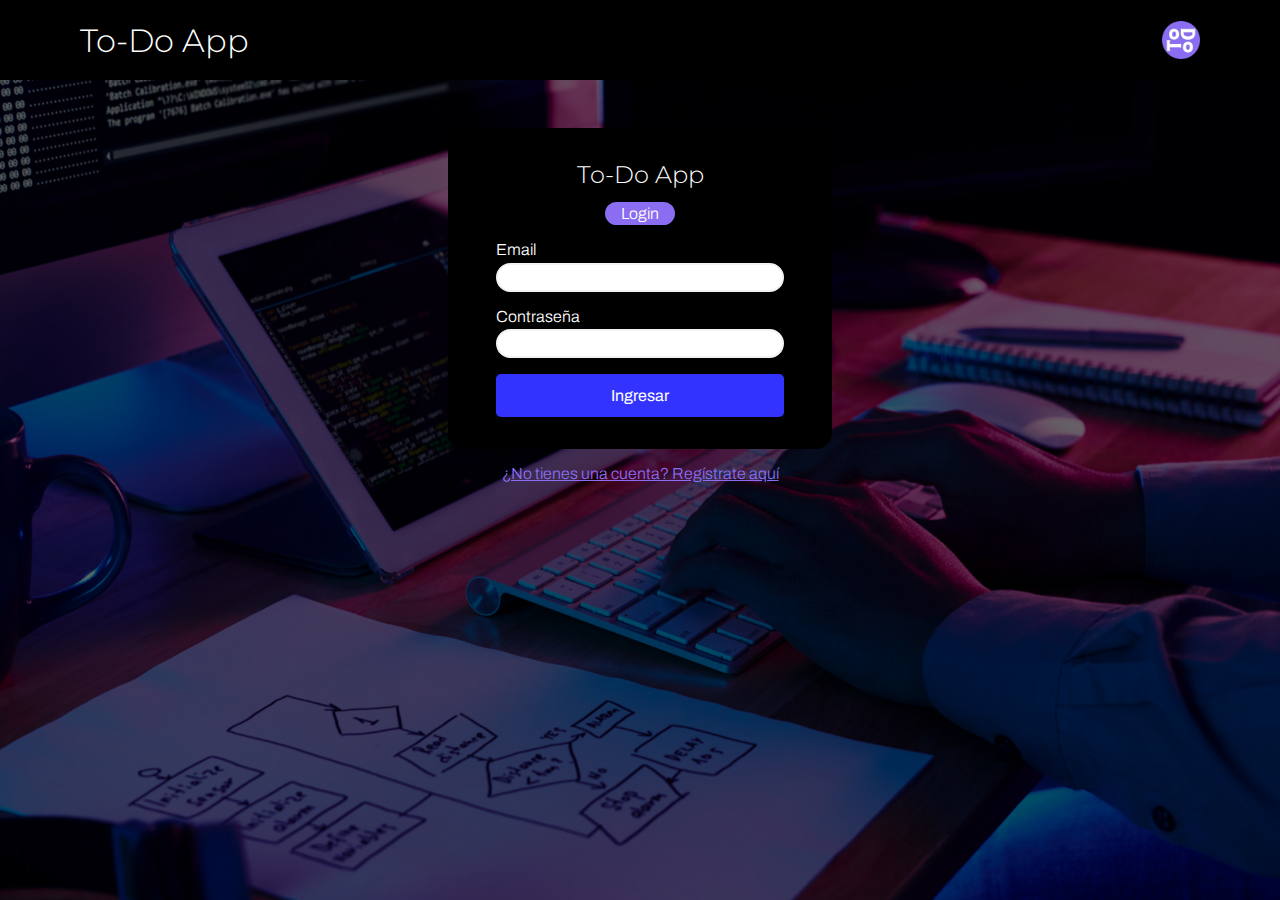
<file: index.html>
<!DOCTYPE html>
<html lang="es">
  <head>
    <meta charset="UTF-8" />
    <meta http-equiv="X-UA-Compatible" content="IE=edge" />
    <meta name="viewport" content="width=device-width, initial-scale=1.0" />
    <title>ToDo App</title>
    <link rel="icon" type="image/x-icon" href="assets/T0Do.png" />

    <!-- ---------------- estilos compartidos de login y signup ---------------- -->
    <link rel="stylesheet" href="css/loginSignupStyles.css" />
  </head>

  <body>
    <header class="container">
      <nav>
        <h1>To-Do App</h1>
        <img src="assets/T0Do.png" alt="logo T0DoApp" />
      </nav>
    </header>

    <div class="container">
      <form>
        <div class="form-header">
          <h2>To-Do App</h2>
          <p class="rounded">Login</p>
        </div>

        <label for="inputEmail">Email</label>
        <input id="inputEmail" type="text" />
        <label for="inputPassword">Contraseña</label>
        <input id="inputPassword" type="password" />

        <button type="submit">Ingresar</button>
      </form>

      <div class="ingresarA">
        <a href="signup.html">¿No tienes una cuenta? Regístrate aquí</a>
      </div>
    </div>
    <!-- ---------------------- logica aplicada en login ----------------------- -->
    <script src="js/utils.js"></script>
    <script src="js/login.js"></script>
  </body>
</html>
</file>
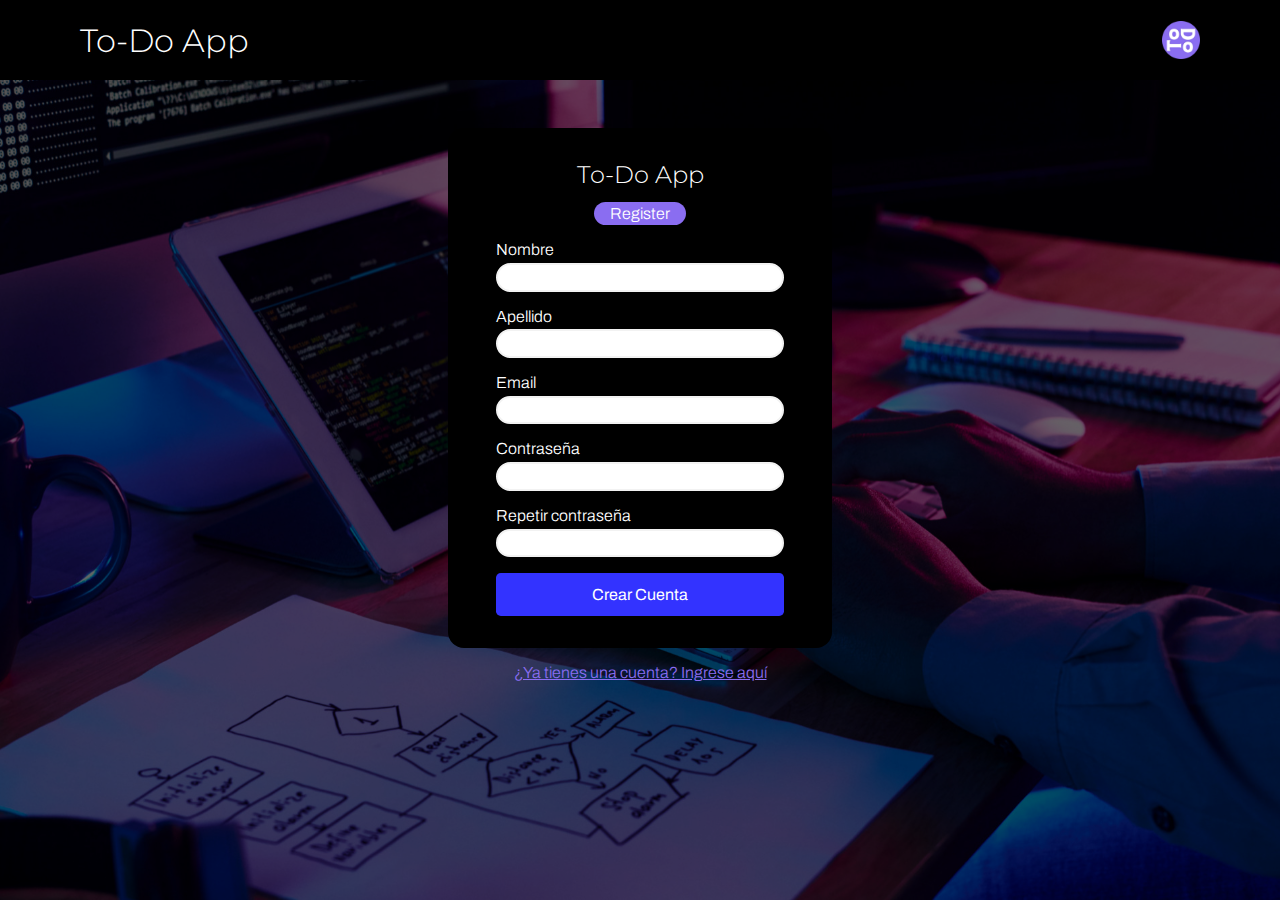
<file: signup.html>
<!DOCTYPE html>
<html lang="es">
  <head>
    <meta charset="UTF-8" />
    <meta http-equiv="X-UA-Compatible" content="IE=edge" />
    <meta name="viewport" content="width=device-width, initial-scale=1.0" />
    <title>ToDo App</title>
    <link rel="icon" type="image/x-icon" href="assets/T0Do.png" />
    <!-- ---------------- estilos compartidos de login y signup ---------------- -->
    <link rel="stylesheet" href="css/loginSignupStyles.css" />
  </head>

  <body>
    <header class="container">
      <nav>
        <h1>To-Do App</span></h1>
        <img src="assets/T0Do.png" alt="logo ToDoApp" />
      </nav>
    </header>

    <div class="container">
      <form>
        <div class="form-header">
          <h2>To-Do App</h2>
          <p class="rounded">Register</p>
        </div>

        <label for="inputNombre">Nombre</label>
        <input id="inputNombre" type="text" placeholder=" " />

        <label for="inputApellido">Apellido</label>
        <input id="inputApellido" type="text" placeholder=" "/>

        <label for="inputEmail">Email</label>
        <input id="inputEmail" type="text" placeholder=" " />

        <label for="inputPassword">Contraseña</label>
        <input id="inputPassword" type="password" placeholder=" " />

        <label for="inputPasswordRepetida">Repetir contraseña</label>
        <input id="inputPasswordRepetida" type="password" placeholder=" " />

        <button type="submit">Crear Cuenta</button>
      </form>

      <div class="ingresarA">
        <a href="index.html">¿Ya tienes una cuenta? Ingrese aquí</a>
      </div>
    </div>

    <!-- ---------------------- logica aplicada en register -------------------- -->
    <script src="js/utils.js"></script>
    <script src="js/signup.js"></script>
  </body>
</html>
</file>
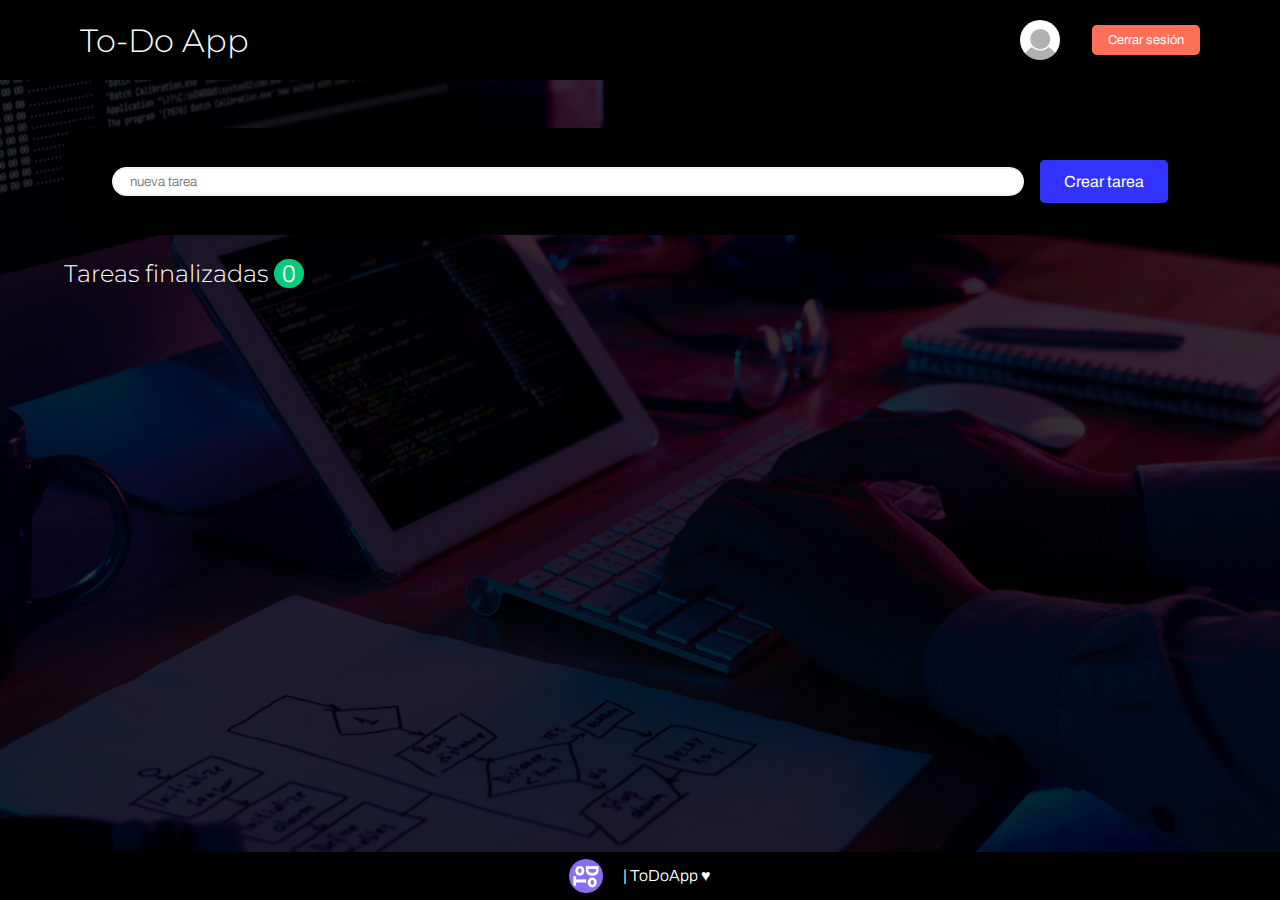
<file: tareas.html>
<!DOCTYPE html>
<html lang="es">
  <head>
    <meta charset="UTF-8" />
    <meta http-equiv="X-UA-Compatible" content="IE=edge" />
    <meta name="viewport" content="width=device-width, initial-scale=1.0" />
    <title>ToDo App</title>
    <link rel="icon" type="image/x-icon" href="assets/T0Do.png" />

    <!-- ----------------------------- estilos CSS ----------------------------- -->
    <link rel="stylesheet" href="css/tasksStyles.css" />

    <!-- ------------------- libreria de iconos Fontawesome -------------------- -->
    <link
      rel="stylesheet"
      href="https://cdnjs.cloudflare.com/ajax/libs/font-awesome/6.1.1/css/all.min.css"
      integrity="sha512-KfkfwYDsLkIlwQp6LFnl8zNdLGxu9YAA1QvwINks4PhcElQSvqcyVLLD9aMhXd13uQjoXtEKNosOWaZqXgel0g=="
      crossorigin="anonymous"
      referrerpolicy="no-referrer"
    />
  </head>

  <body>
    <!-- cabecera con barra de navegación -->
    <header class="container">
      <nav>
        <h1>To-Do App</h1>

        <div class="user-info">
          <p id="user-name"></p>
          <div class="user-image"></div>
          <button id="closeApp">
            <i class="fa-solid fa-right-from-bracket"></i> Cerrar sesión
          </button>
        </div>
      </nav>
    </header>

    <main class="container">
      <!-- carga de tareas -->
      <form class="nueva-tarea">
        <input id="nuevaTarea" type="text" placeholder="nueva tarea" />
        <button type="submit">
          <i class="fa-solid fa-pencil"></i> Crear tarea
        </button>
      </form>

      <!-- contenedor vacío para las que pasen a pendientes -->
      <ul class="tareas-pendientes"></ul>

      <h2>Tareas finalizadas <span id="cantidad-finalizadas">0</span></h2>
      <!-- contenedor vacío para las que pasen a terminadas -->
      <ul class="tareas-terminadas"></ul>
    </main>

    <footer>
      <img src="assets/T0Do.png" alt="" />
      <p style="margin-left: 20px">| ToDoApp ♥</p>
    </footer>
    <!-- logica de la página -->
    <script src="js/tasks.js"></script>
  </body>
</html>
</file>
<file: css/loginSignupStyles.css>
@import url("./globalStyles.css");

body {
  background-image: url("../assets/wallpaper1.jpg");
  background-repeat: no-repeat;
  background-position: center;
  background-size: cover;
  /* capa sobre fondo */
  box-shadow: inset 0 0 0 1000px rgba(0, 0, 0, 0.6);
}

header {
  background-color: var(--negro);
  height: 5rem;
  margin-bottom: 3rem;
}

nav {
  padding: 1rem;
  height: 100%;
  display: flex;
  justify-content: space-between;
  align-items: center;
}

nav h1 span {
  font-weight: 300;
  font-size: 1rem;
  color: var(--lila);
}
nav img {
  display: block;
  height: 80%;
}

.container {
  padding: 0 5%;
}

form {
  background-color: var(--negro);
  max-width: 24rem;
  margin: 0 auto;
  padding: 2rem 3rem;
  border-radius: 1rem;
  display: flex;
  flex-direction: column;
}

.form-header {
  display: flex;
  flex-direction: column;
  align-items: center;
  margin-bottom: 1rem;
}

.form-header h2 {
  margin-bottom: 0.8rem;
}

.form-header p {
  background-color: var(--lila);
  padding: 0.2rem 1rem;
}

form label {
  margin-bottom: 0.3rem;
}

form input {
  border-radius: 100vh;
  margin-bottom: 1rem;
  padding: 0.3rem 1rem;
  border: 2px solid var(--app-grey);
}

form input:focus {
  outline: none;
  border: 2px solid var(--lila);
}

form button {
  background-color: var(--azul);
  color: white;
  padding: 0.8rem 0;
  border-radius: 0.3rem;
  font-size: 1rem;
  font-weight: 400;
}
form button:hover {
  background-color: var(--azul-hover);
}

.ingresarA {
  padding: 1rem 0;
  text-align: center;
}

.ingresarA a {
  color: var(--lila);
}
.ingresarA a:hover {
  color: var(--azul);
}
</file>
<file: css/tasksStyles.css>
@import url("./globalStyles.css");

body {
  background-color: var(--oscuro);
  background-image: url("../assets/wallpaper1.jpg");
  background-repeat: no-repeat;
  background-position: center;
  background-size: cover;
  /* capa sobre fondo */
  box-shadow: inset 0 0 0 1000px rgba(0, 0, 0, 0.8);
}

header {
  background-color: var(--negro);
  height: 5rem;
  margin-bottom: 3rem;
}

nav {
  padding: 1rem;
  height: 100%;
  display: flex;
  justify-content: space-between;
  align-items: center;
}

nav .user-info {
  display: flex;
  justify-content: space-between;
  align-items: center;
}

nav .user-info .user-image {
  width: 40px;
  height: 40px;
  background-color: white;
  background-image: url("../assets/user.png");
  background-repeat: no-repeat;
  background-position: center;
  background-size: cover;
  border-radius: 50vh;
  margin-left: 0.5rem;
}

nav .user-info button {
  background-color: var(--laranja);
  color: white;
  padding: 0.5rem 1rem;
  margin-left: 2rem;
  border-radius: 0.3rem;
  font-size: 0.8rem;
  font-weight: 400;
}

.container {
  padding: 0 5%;
}

form {
  background-color: var(--negro);
  padding: 2rem 3rem;
  margin-bottom: 1rem;
  border-radius: 1rem;
  display: flex;
  justify-content: space-around;
  align-items: center;
}

form input {
  flex-grow: 1;
  border-radius: 100vh;
  padding: 0.3rem 1rem;
  border: 2px solid var(--app-grey);
}

form input:focus {
  outline: none;
  border: 2px solid var(--lila);
}

form button {
  background-color: var(--azul);
  color: white;
  padding: 0.8rem 1.5rem;
  border-radius: 0.3rem;
  font-size: 1rem;
  margin-left: 1rem;
  font-weight: 400;
}

form button:hover {
  background-color: var(--azul-hover);
}

main ul {
  color: black;
}

main h2 {
  margin: 1.5rem 0 0.5rem 0;
}

/* ------------Tareas pendientes */
.tareas-pendientes .tarea {
  background-color: var(--app-grey);
  margin-bottom: 0.7rem;
  border-radius: 0.5rem;
  border-left: 0.6rem solid grey;
  padding: 0.5rem 1rem;
  display: flex;
  justify-content: space-between;
  align-items: center;
}

.tareas-pendientes .tarea i {
  pointer-events: none;
  color: grey;
  font-size: 1.4rem;
  border-radius: 50vh;
}

.tareas-pendientes .tarea button {
  border-radius: 50vh;
}

.tareas-pendientes .tarea button:hover i {
  color: var(--verde);
}

.tareas-pendientes .tarea button:active {
  background-color: var(--verde);
}

.tareas-pendientes .tarea .descripcion {
  padding: 0.3rem 0.5rem;
  flex-grow: 1;
  display: flex;
  align-items: center;
}

.tareas-pendientes .tarea .descripcion .nombre {
  flex-grow: 1;
}

.tareas-pendientes .tarea .descripcion .timestamp {
  margin-left: 1rem;
  padding: 0.3rem 0.8rem;
  border-radius: 50vh;
  background-color: white;
  color: grey;
  font-size: 0.9rem;
}

/* ------------Tareas terminadas */
#cantidad-finalizadas {
  background-color: var(--verde);
  border-radius: 50vh;
  padding: 0.1rem 0.5rem;
}

.tareas-terminadas .tarea {
  background-color: var(--app-grey);
  margin-bottom: 0.7rem;
  border-radius: 0.5rem;
  border-left: 0.6rem solid var(--verde);
  padding: 0.5rem;
  display: flex;
  justify-content: space-between;
  align-items: center;
}

.tareas-terminadas .tarea .hecha i {
  font-size: 1.4rem;
  border-radius: 50vh;
  color: var(--verde);
}

.cambios-estados i {
  pointer-events: none;
}

.tareas-terminadas .tarea .descripcion {
  padding: 0.3rem 0.5rem;
  color: grey;
  flex-grow: 1;
  display: flex;
  align-items: center;
}

.tareas-terminadas .tarea .descripcion .nombre {
  text-decoration: line-through;
  flex-grow: 1;
}

.tareas-terminadas .tarea .descripcion button {
  font-size: 0.9rem;
  color: white;
  margin-left: 0.6rem;
  padding: 0.4rem;
  border-radius: 0.3rem;
}

.tareas-terminadas .tarea .cambios-estados button:hover {
  color: var(--negro);
}

.tareas-terminadas .tarea .cambios-estados button:active {
  color: white;
}

.tareas-terminadas .tarea .descripcion .incompleta {
  background-color: var(--azul);
}

.tareas-terminadas .tarea .descripcion .borrar {
  background-color: var(--laranja);
}

footer {
  /* padding: 20px; */
  height: 3rem;
  width: 100%;
  background-color: var(--negro);
  position: fixed;
  bottom: 0;
  display: flex;
  justify-content: center;
  align-items: center;
}

footer img {
  height: 70%;
}
</file>
